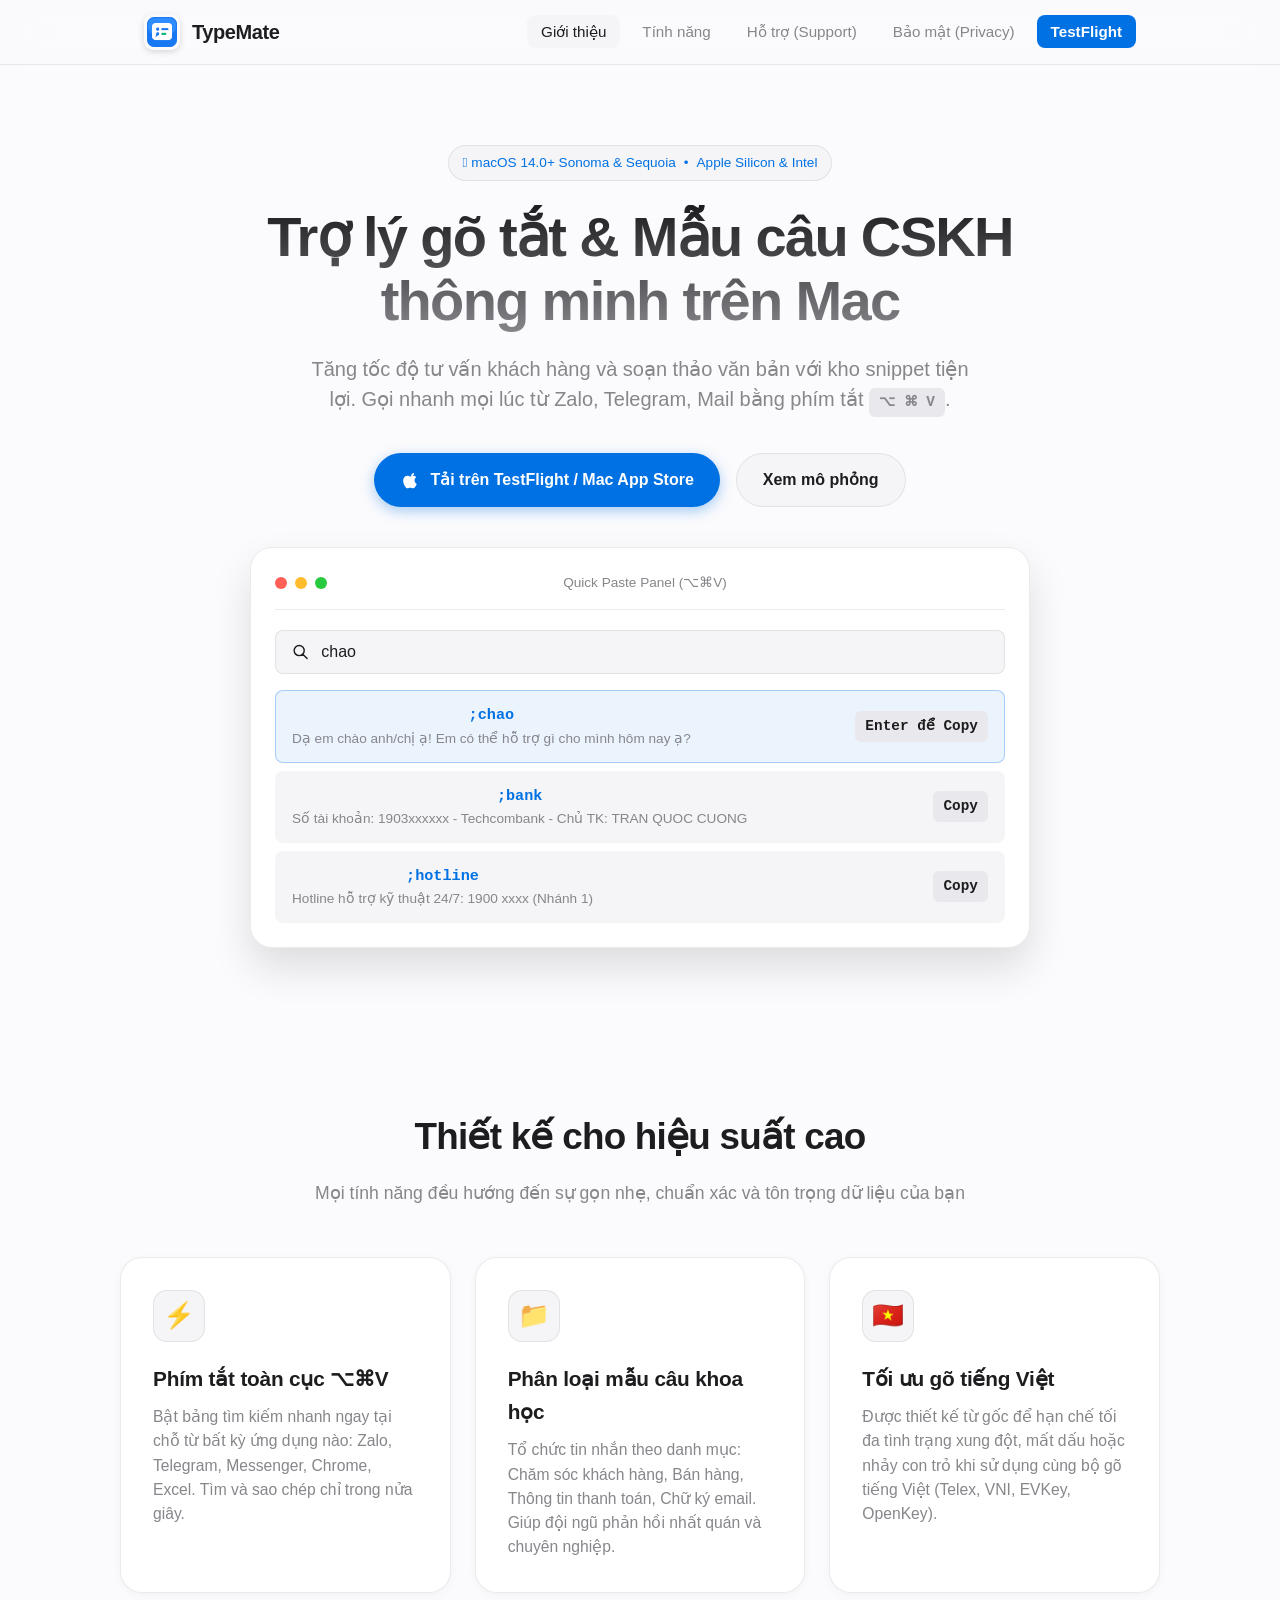
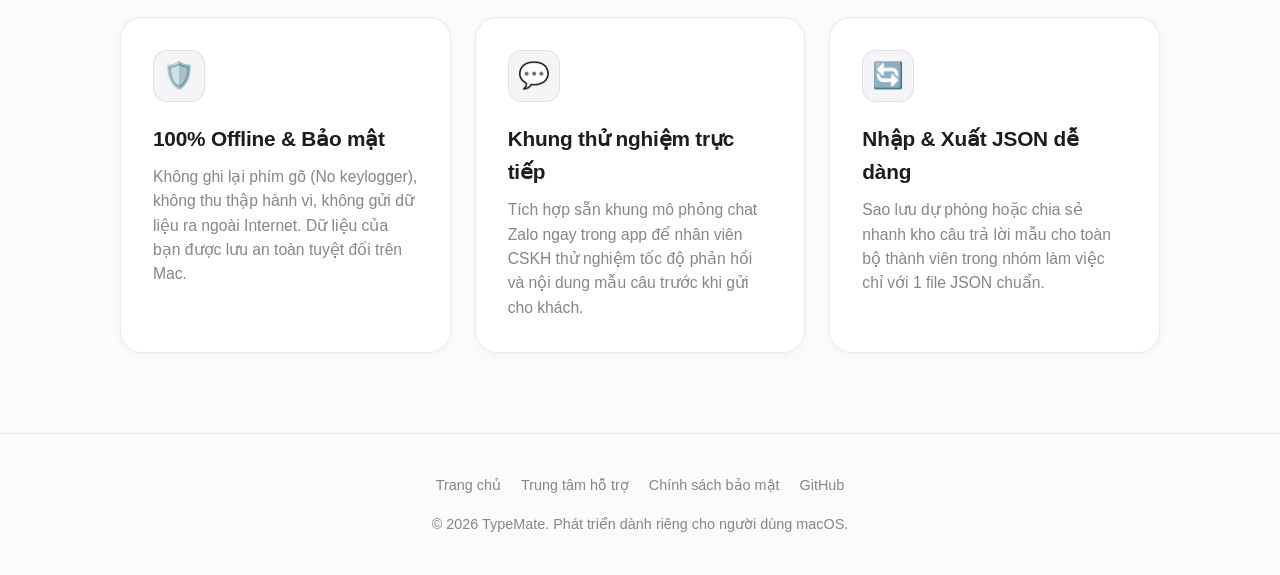
<file: index.html>
<!DOCTYPE html>
<html lang="vi">
<head>
  <meta charset="UTF-8">
  <meta name="viewport" content="width=device-width, initial-scale=1.0">
  <title>TypeMate — Trợ lý gõ tắt & Mẫu câu CSKH thông minh cho macOS</title>
  <meta name="description" content="TypeMate là trợ lý gõ tắt văn bản và quản lý kho mẫu câu CSKH chuyên nghiệp trên macOS. Hoạt động offline, phím tắt ⌥⌘V, tối ưu gõ tiếng Việt.">
  <link rel="icon" type="image/png" href="assets/favicon.png">
  <link rel="stylesheet" href="style.css">
</head>
<body>

  <!-- Navigation -->
  <header>
    <div class="nav-container">
      <a href="index.html" class="brand">
        <img src="assets/icon.png" alt="TypeMate Logo">
        <span>TypeMate</span>
      </a>
      <ul class="nav-links">
        <li><a href="index.html" class="active">Giới thiệu</a></li>
        <li><a href="index.html#features">Tính năng</a></li>
        <li><a href="support.html">Hỗ trợ (Support)</a></li>
        <li><a href="privacy.html">Bảo mật (Privacy)</a></li>
        <li><a href="https://testflight.apple.com" target="_blank" class="nav-cta">TestFlight</a></li>
      </ul>
    </div>
  </header>

  <!-- Hero Section -->
  <section class="hero container">
    <div class="hero-badge">
      <span> macOS 14.0+ Sonoma & Sequoia</span>
      <span>•</span>
      <span>Apple Silicon & Intel</span>
    </div>
    <h1>Trợ lý gõ tắt & Mẫu câu CSKH<br>thông minh trên Mac</h1>
    <p>
      Tăng tốc độ tư vấn khách hàng và soạn thảo văn bản với kho snippet tiện lợi. 
      Gọi nhanh mọi lúc từ Zalo, Telegram, Mail bằng phím tắt <span class="hotkey-badge">⌥ ⌘ V</span>.
    </p>

    <div class="hero-actions">
      <a href="support.html#testflight" class="btn btn-primary">
        <svg width="20" height="20" viewBox="0 0 24 24" fill="currentColor">
          <path d="M18.71 19.5c-.83 1.24-1.71 2.45-3.05 2.47-1.34.03-1.77-.79-3.29-.79-1.53 0-2 .77-3.27.82-1.31.05-2.3-1.32-3.14-2.53C4.25 17 2.94 12.45 4.7 9.39c.87-1.52 2.43-2.48 4.12-2.51 1.28-.02 2.5.87 3.29.87.78 0 2.26-1.07 3.81-.91.65.03 2.47.26 3.64 1.98-.09.06-2.17 1.28-2.15 3.81.03 3.02 2.65 4.03 2.68 4.04-.03.07-.42 1.44-1.38 2.83M15.97 6.37c.62-.75 1.04-1.8 0.92-2.85-.9.04-2 .6-2.65 1.35-.58.66-1.09 1.73-.95 2.75 1.01.08 2.06-.5 2.68-1.25z"/>
        </svg>
        Tải trên TestFlight / Mac App Store
      </a>
      <a href="#demo" class="btn btn-secondary">Xem mô phỏng</a>
    </div>

    <!-- UI Mockup & Interactive Preview -->
    <div class="mockup-container" id="demo">
      <div class="window-header">
        <span class="window-btn btn-close"></span>
        <span class="window-btn btn-min"></span>
        <span class="window-btn btn-max"></span>
        <span class="window-title">Quick Paste Panel (⌥⌘V)</span>
      </div>

      <div class="interactive-demo">
        <div class="search-bar-mock">
          <svg width="18" height="18" fill="none" stroke="currentColor" stroke-width="2" viewBox="0 0 24 24">
            <path stroke-linecap="round" stroke-linejoin="round" d="M21 21l-6-6m2-5a7 7 0 11-14 0 7 7 0 0114 0z"></path>
          </svg>
          <input type="text" id="demo-search-input" placeholder="Gõ để tìm kiếm mẫu câu... (ví dụ: chao, bank, hotline)" value="chao">
        </div>

        <div class="demo-snippet-list" id="demo-list">
          <div class="demo-snippet-item active">
            <div class="demo-snippet-info">
              <span class="demo-trigger">;chao</span>
              <span class="demo-preview">Dạ em chào anh/chị ạ! Em có thể hỗ trợ gì cho mình hôm nay ạ?</span>
            </div>
            <span class="hotkey-badge">Enter để Copy</span>
          </div>
          <div class="demo-snippet-item">
            <div class="demo-snippet-info">
              <span class="demo-trigger">;bank</span>
              <span class="demo-preview">Số tài khoản: 1903xxxxxx - Techcombank - Chủ TK: TRAN QUOC CUONG</span>
            </div>
            <span class="hotkey-badge">Copy</span>
          </div>
          <div class="demo-snippet-item">
            <div class="demo-snippet-info">
              <span class="demo-trigger">;hotline</span>
              <span class="demo-preview">Hotline hỗ trợ kỹ thuật 24/7: 1900 xxxx (Nhánh 1)</span>
            </div>
            <span class="hotkey-badge">Copy</span>
          </div>
        </div>
      </div>
    </div>
  </section>

  <!-- Features Section -->
  <section class="features-section container" id="features">
    <div class="section-title">
      <h2>Thiết kế cho hiệu suất cao</h2>
      <p>Mọi tính năng đều hướng đến sự gọn nhẹ, chuẩn xác và tôn trọng dữ liệu của bạn</p>
    </div>

    <div class="features-grid">
      <div class="card">
        <div class="card-icon">⚡</div>
        <h3>Phím tắt toàn cục ⌥⌘V</h3>
        <p>
          Bật bảng tìm kiếm nhanh ngay tại chỗ từ bất kỳ ứng dụng nào: Zalo, Telegram, Messenger, Chrome, Excel. Tìm và sao chép chỉ trong nửa giây.
        </p>
      </div>

      <div class="card">
        <div class="card-icon">📁</div>
        <h3>Phân loại mẫu câu khoa học</h3>
        <p>
          Tổ chức tin nhắn theo danh mục: Chăm sóc khách hàng, Bán hàng, Thông tin thanh toán, Chữ ký email. Giúp đội ngũ phản hồi nhất quán và chuyên nghiệp.
        </p>
      </div>

      <div class="card">
        <div class="card-icon">🇻🇳</div>
        <h3>Tối ưu gõ tiếng Việt</h3>
        <p>
          Được thiết kế từ gốc để hạn chế tối đa tình trạng xung đột, mất dấu hoặc nhảy con trỏ khi sử dụng cùng bộ gõ tiếng Việt (Telex, VNI, EVKey, OpenKey).
        </p>
      </div>

      <div class="card">
        <div class="card-icon">🛡️</div>
        <h3>100% Offline & Bảo mật</h3>
        <p>
          Không ghi lại phím gõ (No keylogger), không thu thập hành vi, không gửi dữ liệu ra ngoài Internet. Dữ liệu của bạn được lưu an toàn tuyệt đối trên Mac.
        </p>
      </div>

      <div class="card">
        <div class="card-icon">💬</div>
        <h3>Khung thử nghiệm trực tiếp</h3>
        <p>
          Tích hợp sẵn khung mô phỏng chat Zalo ngay trong app để nhân viên CSKH thử nghiệm tốc độ phản hồi và nội dung mẫu câu trước khi gửi cho khách.
        </p>
      </div>

      <div class="card">
        <div class="card-icon">🔄</div>
        <h3>Nhập & Xuất JSON dễ dàng</h3>
        <p>
          Sao lưu dự phòng hoặc chia sẻ nhanh kho câu trả lời mẫu cho toàn bộ thành viên trong nhóm làm việc chỉ với 1 file JSON chuẩn.
        </p>
      </div>
    </div>
  </section>

  <!-- Footer -->
  <footer>
    <div class="container">
      <div class="footer-links">
        <a href="index.html">Trang chủ</a>
        <a href="support.html">Trung tâm hỗ trợ</a>
        <a href="privacy.html">Chính sách bảo mật</a>
        <a href="https://github.com/CuongTran69/Keymate" target="_blank">GitHub</a>
      </div>
      <p>© 2026 TypeMate. Phát triển dành riêng cho người dùng macOS.</p>
    </div>
  </footer>

  <script src="app.js"></script>
</body>
</html>
</file>
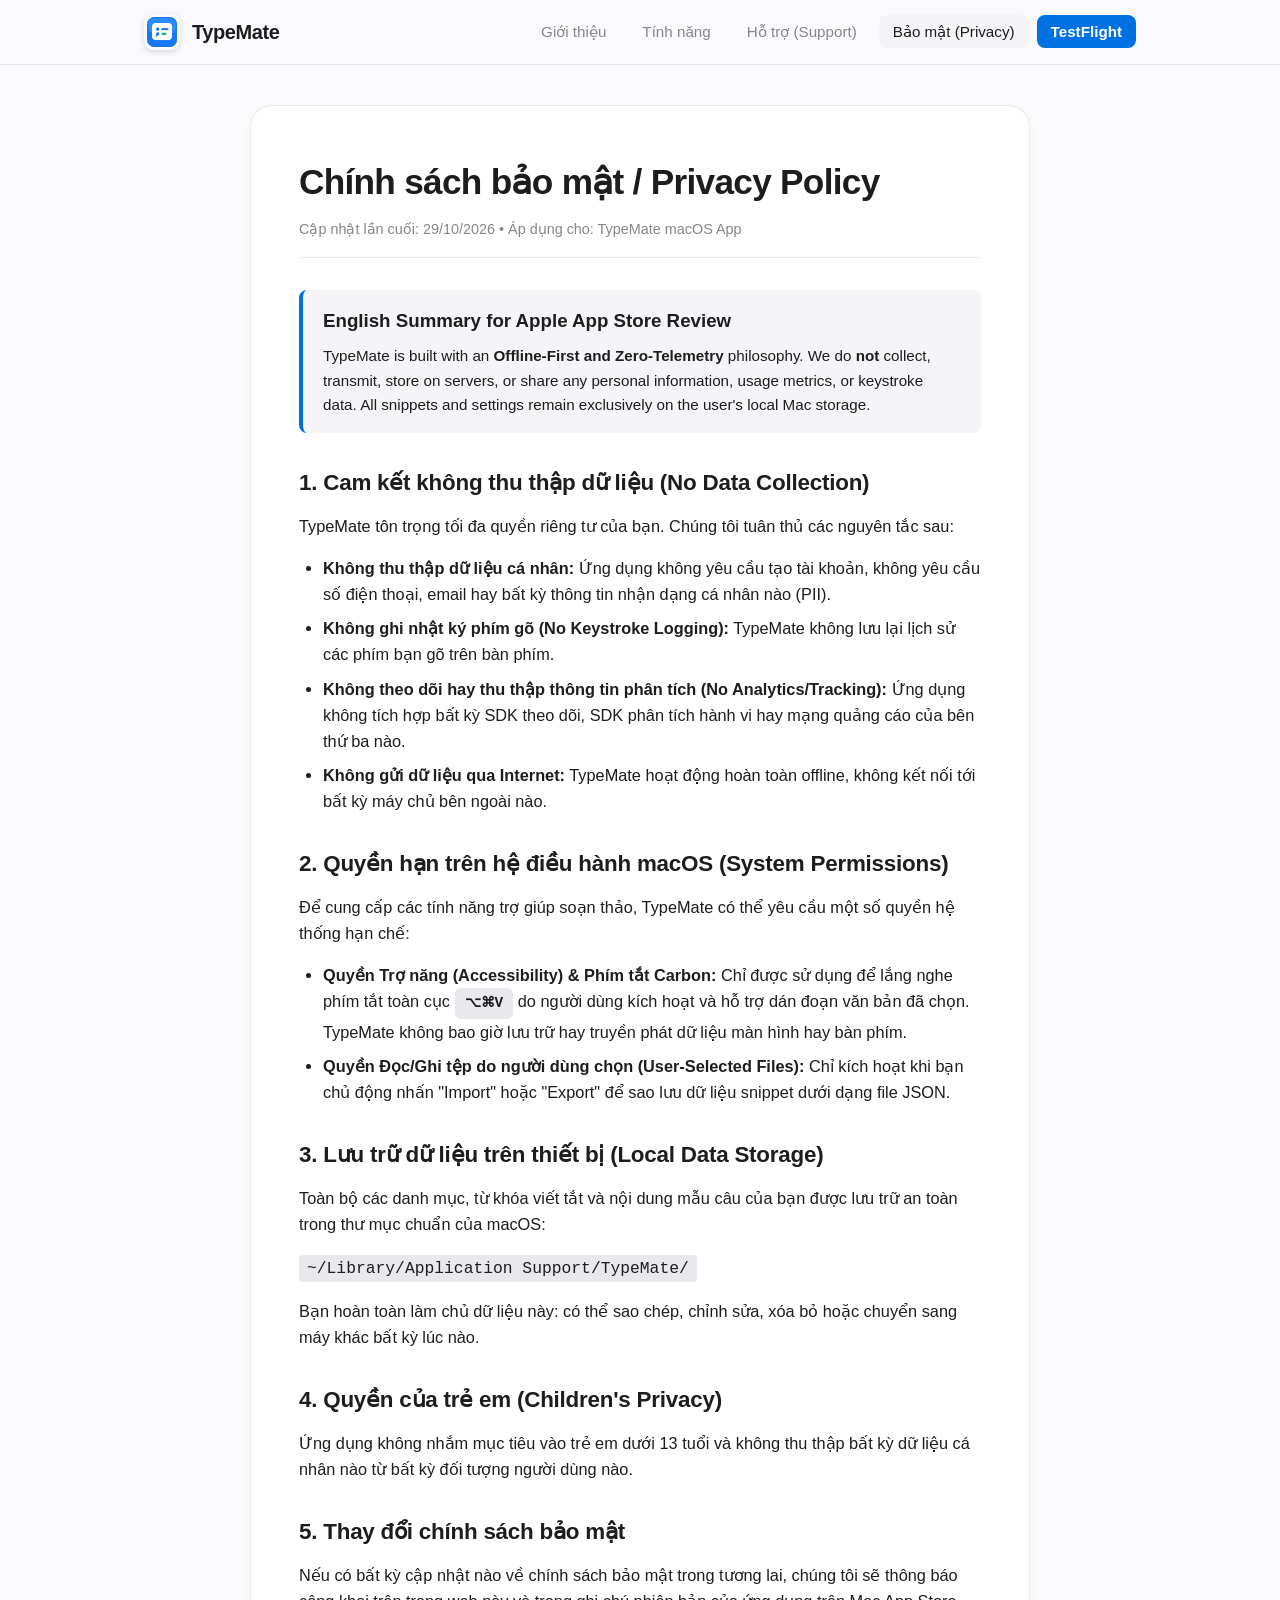
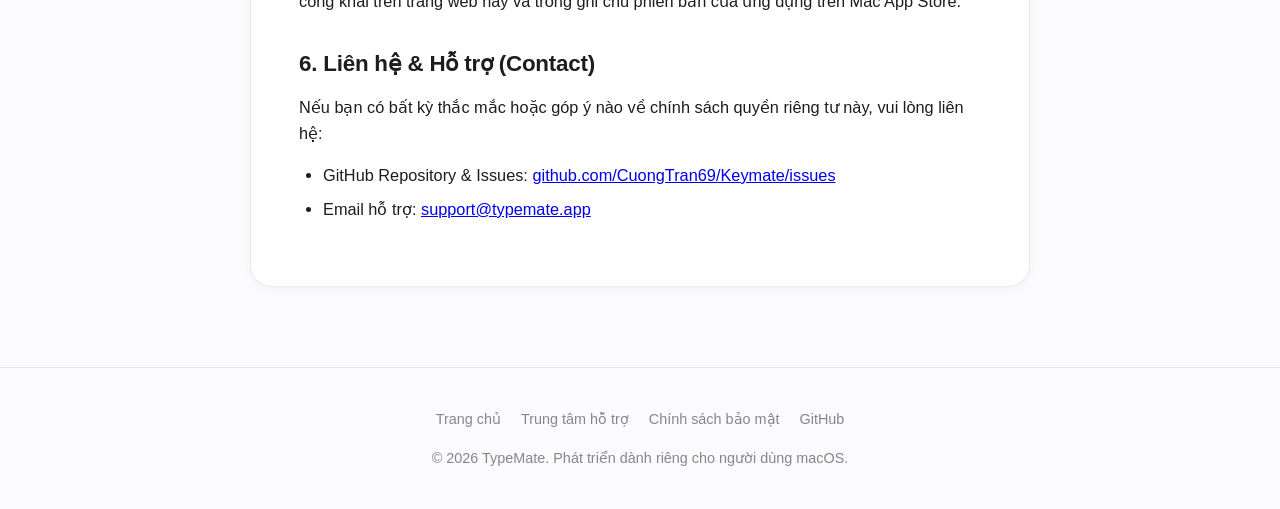
<file: privacy.html>
<!DOCTYPE html>
<html lang="vi">
<head>
  <meta charset="UTF-8">
  <meta name="viewport" content="width=device-width, initial-scale=1.0">
  <title>Chính sách bảo mật (Privacy Policy) — TypeMate</title>
  <meta name="description" content="Chính sách bảo mật dữ liệu và quyền riêng tư của ứng dụng TypeMate trên macOS. Cam kết 100% offline, không thu thập dữ liệu cá nhân hay phím gõ.">
  <link rel="icon" type="image/png" href="assets/favicon.png">
  <link rel="stylesheet" href="style.css">
</head>
<body>

  <!-- Navigation -->
  <header>
    <div class="nav-container">
      <a href="index.html" class="brand">
        <img src="assets/icon.png" alt="TypeMate Logo">
        <span>TypeMate</span>
      </a>
      <ul class="nav-links">
        <li><a href="index.html">Giới thiệu</a></li>
        <li><a href="index.html#features">Tính năng</a></li>
        <li><a href="support.html">Hỗ trợ (Support)</a></li>
        <li><a href="privacy.html" class="active">Bảo mật (Privacy)</a></li>
        <li><a href="https://testflight.apple.com" target="_blank" class="nav-cta">TestFlight</a></li>
      </ul>
    </div>
  </header>

  <!-- Article -->
  <main class="container">
    <div class="article-container">
      <h1>Chính sách bảo mật / Privacy Policy</h1>
      <div class="article-meta">
        <span>Cập nhật lần cuối: 29/10/2026</span> • <span>Áp dụng cho: TypeMate macOS App</span>
      </div>

      <div class="article-content">
        <!-- English Section for Apple Review Team -->
        <div style="background: var(--surface-alt); border-left: 4px solid var(--primary); padding: 16px 20px; border-radius: var(--radius-sm); margin-bottom: 32px;">
          <h3 style="margin-bottom: 8px;">English Summary for Apple App Store Review</h3>
          <p style="font-size: 0.95rem; margin-bottom: 0;">
            TypeMate is built with an <strong>Offline-First and Zero-Telemetry</strong> philosophy. We do <strong>not</strong> collect, transmit, store on servers, or share any personal information, usage metrics, or keystroke data. All snippets and settings remain exclusively on the user's local Mac storage.
          </p>
        </div>

        <h2>1. Cam kết không thu thập dữ liệu (No Data Collection)</h2>
        <p>TypeMate tôn trọng tối đa quyền riêng tư của bạn. Chúng tôi tuân thủ các nguyên tắc sau:</p>
        <ul>
          <li><strong>Không thu thập dữ liệu cá nhân:</strong> Ứng dụng không yêu cầu tạo tài khoản, không yêu cầu số điện thoại, email hay bất kỳ thông tin nhận dạng cá nhân nào (PII).</li>
          <li><strong>Không ghi nhật ký phím gõ (No Keystroke Logging):</strong> TypeMate không lưu lại lịch sử các phím bạn gõ trên bàn phím.</li>
          <li><strong>Không theo dõi hay thu thập thông tin phân tích (No Analytics/Tracking):</strong> Ứng dụng không tích hợp bất kỳ SDK theo dõi, SDK phân tích hành vi hay mạng quảng cáo của bên thứ ba nào.</li>
          <li><strong>Không gửi dữ liệu qua Internet:</strong> TypeMate hoạt động hoàn toàn offline, không kết nối tới bất kỳ máy chủ bên ngoài nào.</li>
        </ul>

        <h2>2. Quyền hạn trên hệ điều hành macOS (System Permissions)</h2>
        <p>Để cung cấp các tính năng trợ giúp soạn thảo, TypeMate có thể yêu cầu một số quyền hệ thống hạn chế:</p>
        <ul>
          <li><strong>Quyền Trợ năng (Accessibility) & Phím tắt Carbon:</strong> Chỉ được sử dụng để lắng nghe phím tắt toàn cục <span class="hotkey-badge">⌥⌘V</span> do người dùng kích hoạt và hỗ trợ dán đoạn văn bản đã chọn. TypeMate không bao giờ lưu trữ hay truyền phát dữ liệu màn hình hay bàn phím.</li>
          <li><strong>Quyền Đọc/Ghi tệp do người dùng chọn (User-Selected Files):</strong> Chỉ kích hoạt khi bạn chủ động nhấn "Import" hoặc "Export" để sao lưu dữ liệu snippet dưới dạng file JSON.</li>
        </ul>

        <h2>3. Lưu trữ dữ liệu trên thiết bị (Local Data Storage)</h2>
        <p>
          Toàn bộ các danh mục, từ khóa viết tắt và nội dung mẫu câu của bạn được lưu trữ an toàn trong thư mục chuẩn của macOS:
        </p>
        <p>
          <code style="background: var(--code-bg); padding: 4px 8px; border-radius: 4px; font-family: monospace;">~/Library/Application Support/TypeMate/</code>
        </p>
        <p>Bạn hoàn toàn làm chủ dữ liệu này: có thể sao chép, chỉnh sửa, xóa bỏ hoặc chuyển sang máy khác bất kỳ lúc nào.</p>

        <h2>4. Quyền của trẻ em (Children's Privacy)</h2>
        <p>Ứng dụng không nhắm mục tiêu vào trẻ em dưới 13 tuổi và không thu thập bất kỳ dữ liệu cá nhân nào từ bất kỳ đối tượng người dùng nào.</p>

        <h2>5. Thay đổi chính sách bảo mật</h2>
        <p>Nếu có bất kỳ cập nhật nào về chính sách bảo mật trong tương lai, chúng tôi sẽ thông báo công khai trên trang web này và trong ghi chú phiên bản của ứng dụng trên Mac App Store.</p>

        <h2>6. Liên hệ & Hỗ trợ (Contact)</h2>
        <p>Nếu bạn có bất kỳ thắc mắc hoặc góp ý nào về chính sách quyền riêng tư này, vui lòng liên hệ:</p>
        <ul>
          <li>GitHub Repository & Issues: <a href="https://github.com/CuongTran69/Keymate/issues" target="_blank">github.com/CuongTran69/Keymate/issues</a></li>
          <li>Email hỗ trợ: <a href="mailto:support@typemate.app">support@typemate.app</a></li>
        </ul>
      </div>
    </div>
  </main>

  <!-- Footer -->
  <footer>
    <div class="container">
      <div class="footer-links">
        <a href="index.html">Trang chủ</a>
        <a href="support.html">Trung tâm hỗ trợ</a>
        <a href="privacy.html">Chính sách bảo mật</a>
        <a href="https://github.com/CuongTran69/Keymate" target="_blank">GitHub</a>
      </div>
      <p>© 2026 TypeMate. Phát triển dành riêng cho người dùng macOS.</p>
    </div>
  </footer>

</body>
</html>
</file>
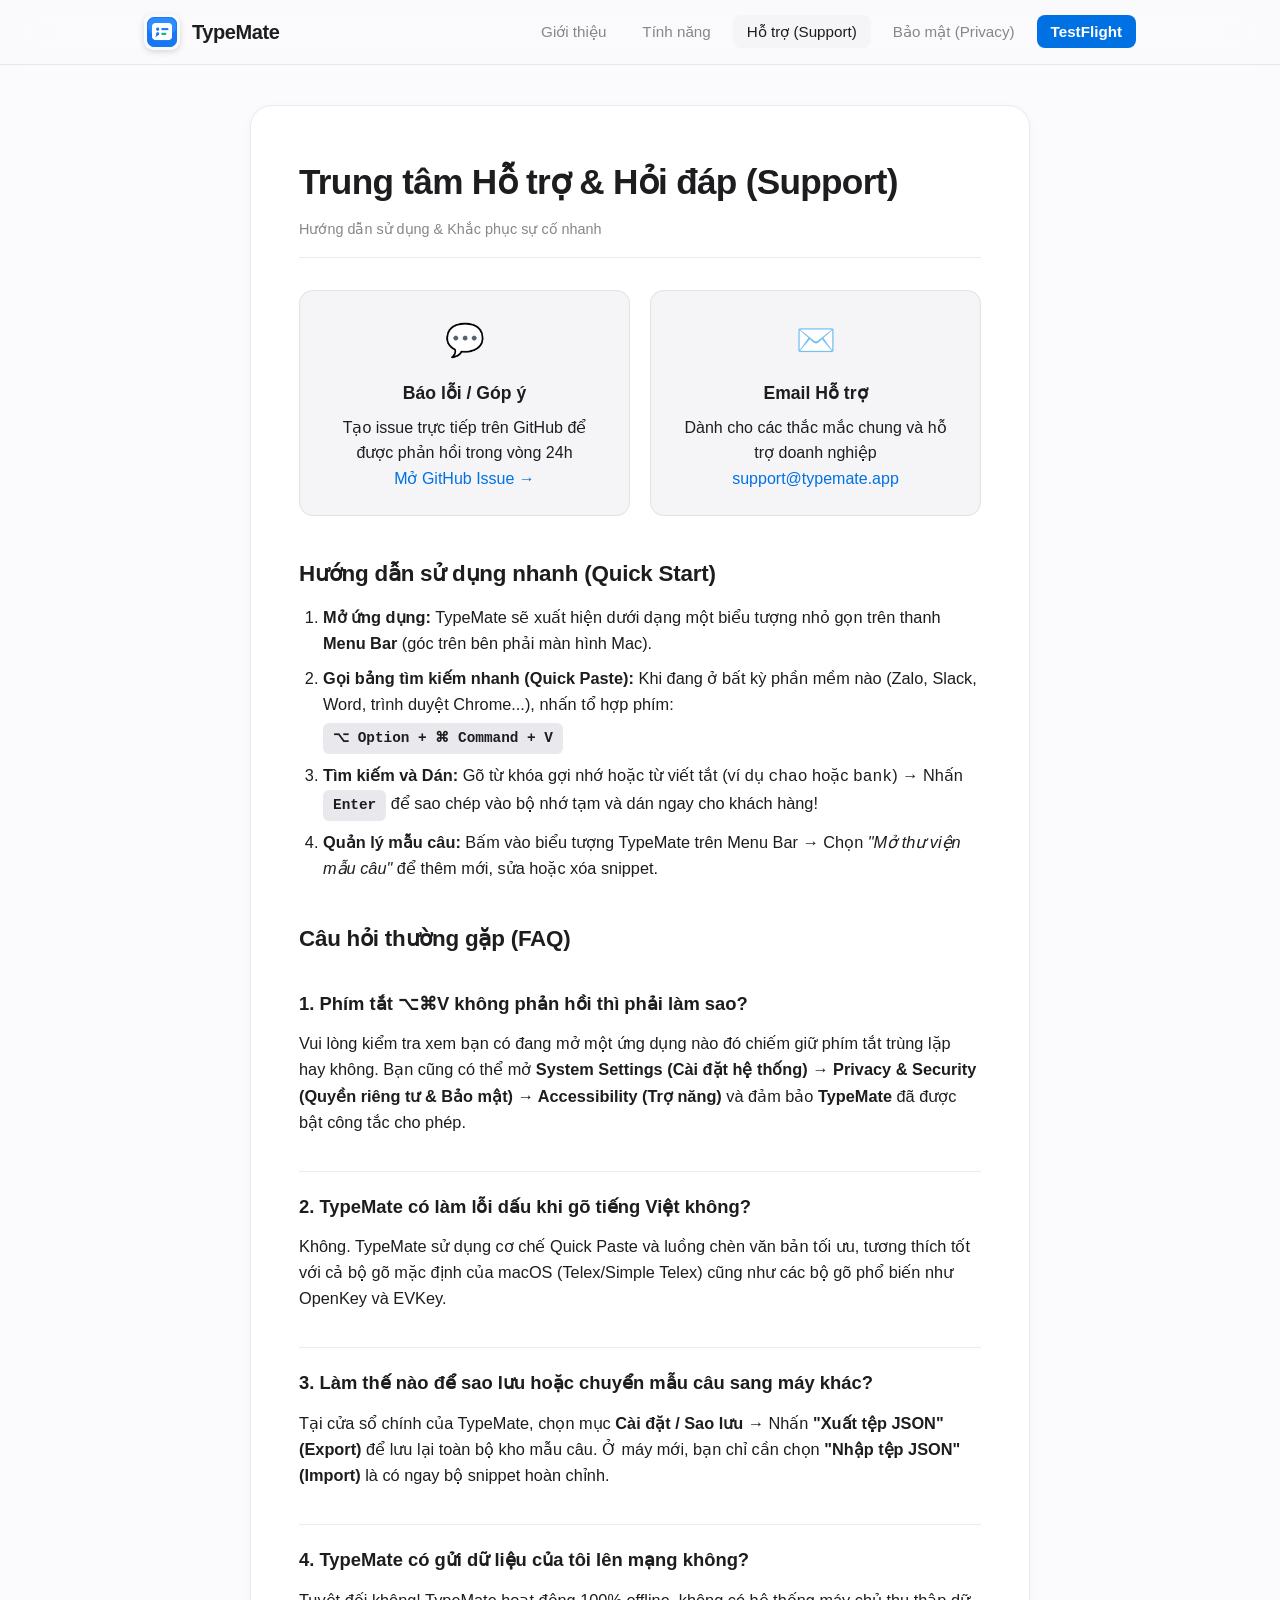
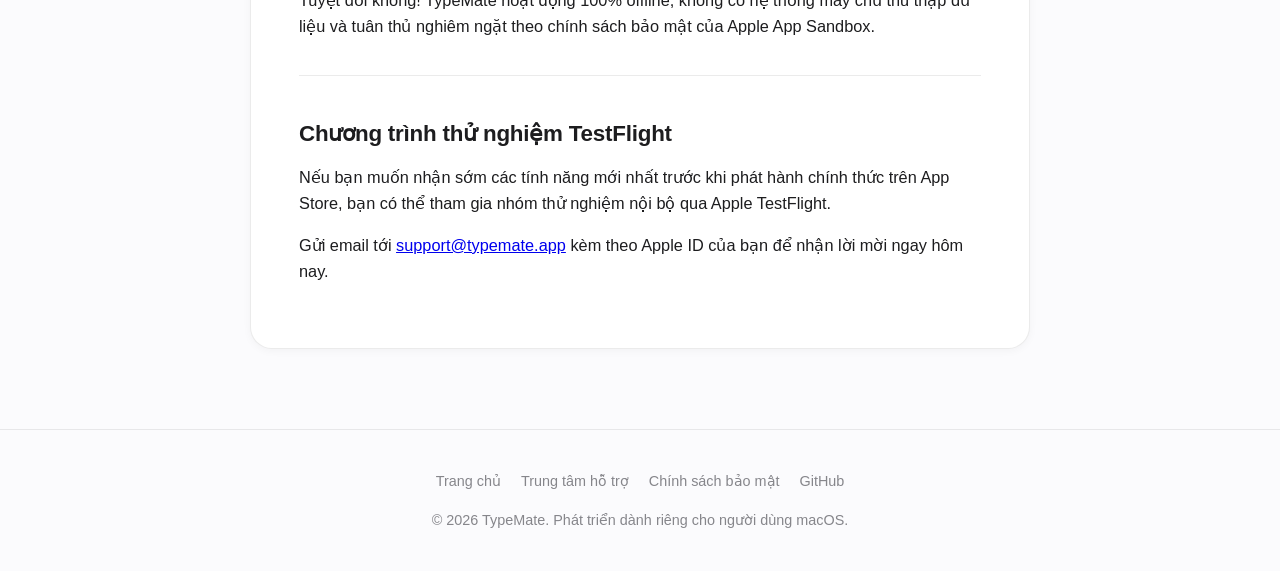
<file: support.html>
<!DOCTYPE html>
<html lang="vi">
<head>
  <meta charset="UTF-8">
  <meta name="viewport" content="width=device-width, initial-scale=1.0">
  <title>Trung tâm hỗ trợ (Support & FAQ) — TypeMate</title>
  <meta name="description" content="Hướng dẫn sử dụng, giải đáp thắc mắc (FAQ) và hỗ trợ kỹ thuật cho ứng dụng TypeMate trên macOS.">
  <link rel="icon" type="image/png" href="assets/favicon.png">
  <link rel="stylesheet" href="style.css">
</head>
<body>

  <!-- Navigation -->
  <header>
    <div class="nav-container">
      <a href="index.html" class="brand">
        <img src="assets/icon.png" alt="TypeMate Logo">
        <span>TypeMate</span>
      </a>
      <ul class="nav-links">
        <li><a href="index.html">Giới thiệu</a></li>
        <li><a href="index.html#features">Tính năng</a></li>
        <li><a href="support.html" class="active">Hỗ trợ (Support)</a></li>
        <li><a href="privacy.html">Bảo mật (Privacy)</a></li>
        <li><a href="https://testflight.apple.com" target="_blank" class="nav-cta">TestFlight</a></li>
      </ul>
    </div>
  </header>

  <!-- Support Content -->
  <main class="container">
    <div class="article-container">
      <h1>Trung tâm Hỗ trợ & Hỏi đáp (Support)</h1>
      <div class="article-meta">
        <span>Hướng dẫn sử dụng & Khắc phục sự cố nhanh</span>
      </div>

      <!-- Quick Contact Boxes -->
      <div class="contact-grid">
        <div class="contact-card">
          <div class="icon">💬</div>
          <h4>Báo lỗi / Góp ý</h4>
          <p>Tạo issue trực tiếp trên GitHub để được phản hồi trong vòng 24h</p>
          <a href="https://github.com/CuongTran69/Keymate/issues" target="_blank">Mở GitHub Issue →</a>
        </div>
        <div class="contact-card">
          <div class="icon">✉️</div>
          <h4>Email Hỗ trợ</h4>
          <p>Dành cho các thắc mắc chung và hỗ trợ doanh nghiệp</p>
          <a href="mailto:support@typemate.app">support@typemate.app</a>
        </div>
      </div>

      <div class="article-content" style="margin-top: 40px;">
        <h2>Hướng dẫn sử dụng nhanh (Quick Start)</h2>
        <ol>
          <li><strong>Mở ứng dụng:</strong> TypeMate sẽ xuất hiện dưới dạng một biểu tượng nhỏ gọn trên thanh <strong>Menu Bar</strong> (góc trên bên phải màn hình Mac).</li>
          <li><strong>Gọi bảng tìm kiếm nhanh (Quick Paste):</strong> Khi đang ở bất kỳ phần mềm nào (Zalo, Slack, Word, trình duyệt Chrome...), nhấn tổ hợp phím:
            <br>
            <span class="hotkey-badge" style="margin-top: 6px; display: inline-block;">⌥ Option + ⌘ Command + V</span>
          </li>
          <li><strong>Tìm kiếm và Dán:</strong> Gõ từ khóa gợi nhớ hoặc từ viết tắt (ví dụ <code>chao</code> hoặc <code>bank</code>) → Nhấn <span class="hotkey-badge">Enter</span> để sao chép vào bộ nhớ tạm và dán ngay cho khách hàng!</li>
          <li><strong>Quản lý mẫu câu:</strong> Bấm vào biểu tượng TypeMate trên Menu Bar → Chọn <em>"Mở thư viện mẫu câu"</em> để thêm mới, sửa hoặc xóa snippet.</li>
        </ol>

        <h2 style="margin-top: 40px;">Câu hỏi thường gặp (FAQ)</h2>

        <div class="faq-item">
          <div class="faq-question">
            <span>1. Phím tắt ⌥⌘V không phản hồi thì phải làm sao?</span>
          </div>
          <div class="faq-answer">
            <p>
              Vui lòng kiểm tra xem bạn có đang mở một ứng dụng nào đó chiếm giữ phím tắt trùng lặp hay không. Bạn cũng có thể mở <strong>System Settings (Cài đặt hệ thống) → Privacy & Security (Quyền riêng tư & Bảo mật) → Accessibility (Trợ năng)</strong> và đảm bảo <strong>TypeMate</strong> đã được bật công tắc cho phép.
            </p>
          </div>
        </div>

        <div class="faq-item">
          <div class="faq-question">
            <span>2. TypeMate có làm lỗi dấu khi gõ tiếng Việt không?</span>
          </div>
          <div class="faq-answer">
            <p>
              Không. TypeMate sử dụng cơ chế Quick Paste và luồng chèn văn bản tối ưu, tương thích tốt với cả bộ gõ mặc định của macOS (Telex/Simple Telex) cũng như các bộ gõ phổ biến như OpenKey và EVKey.
            </p>
          </div>
        </div>

        <div class="faq-item">
          <div class="faq-question">
            <span>3. Làm thế nào để sao lưu hoặc chuyển mẫu câu sang máy khác?</span>
          </div>
          <div class="faq-answer">
            <p>
              Tại cửa sổ chính của TypeMate, chọn mục <strong>Cài đặt / Sao lưu</strong> → Nhấn <strong>"Xuất tệp JSON" (Export)</strong> để lưu lại toàn bộ kho mẫu câu. Ở máy mới, bạn chỉ cần chọn <strong>"Nhập tệp JSON" (Import)</strong> là có ngay bộ snippet hoàn chỉnh.
            </p>
          </div>
        </div>

        <div class="faq-item">
          <div class="faq-question">
            <span>4. TypeMate có gửi dữ liệu của tôi lên mạng không?</span>
          </div>
          <div class="faq-answer">
            <p>
              Tuyệt đối không! TypeMate hoạt động 100% offline, không có hệ thống máy chủ thu thập dữ liệu và tuân thủ nghiêm ngặt theo chính sách bảo mật của Apple App Sandbox.
            </p>
          </div>
        </div>

        <h2 style="margin-top: 40px;" id="testflight">Chương trình thử nghiệm TestFlight</h2>
        <p>
          Nếu bạn muốn nhận sớm các tính năng mới nhất trước khi phát hành chính thức trên App Store, bạn có thể tham gia nhóm thử nghiệm nội bộ qua Apple TestFlight.
        </p>
        <p>
          Gửi email tới <a href="mailto:support@typemate.app?subject=Dang%20ky%20TestFlight%20TypeMate">support@typemate.app</a> kèm theo Apple ID của bạn để nhận lời mời ngay hôm nay.
        </p>
      </div>
    </div>
  </main>

  <!-- Footer -->
  <footer>
    <div class="container">
      <div class="footer-links">
        <a href="index.html">Trang chủ</a>
        <a href="support.html">Trung tâm hỗ trợ</a>
        <a href="privacy.html">Chính sách bảo mật</a>
        <a href="https://github.com/CuongTran69/Keymate" target="_blank">GitHub</a>
      </div>
      <p>© 2026 TypeMate. Phát triển dành riêng cho người dùng macOS.</p>
    </div>
  </footer>

</body>
</html>
</file>
<file: style.css>
:root {
  --primary: #0071e3;
  --primary-hover: #0077ed;
  --primary-gradient: linear-gradient(135deg, #0071e3 0%, #4facfe 100%);
  --accent: #5e5ce6;
  --bg-color: #fbfbfd;
  --surface: #ffffff;
  --surface-alt: #f5f5f7;
  --border-color: rgba(0, 0, 0, 0.08);
  --text-main: #1d1d1f;
  --text-muted: #86868b;
  --code-bg: #e8e8ed;
  --shadow-sm: 0 2px 8px rgba(0, 0, 0, 0.04);
  --shadow-md: 0 8px 24px rgba(0, 0, 0, 0.08);
  --shadow-lg: 0 20px 40px rgba(0, 0, 0, 0.12);
  --radius-sm: 8px;
  --radius-md: 14px;
  --radius-lg: 22px;
  --max-w: 1040px;
}

@media (prefers-color-scheme: dark) {
  :root {
    --bg-color: #000000;
    --surface: #1c1c1e;
    --surface-alt: #2c2c2e;
    --border-color: rgba(255, 255, 255, 0.12);
    --text-main: #f5f5f7;
    --text-muted: #a1a1a6;
    --code-bg: #2c2c2e;
    --shadow-sm: 0 2px 8px rgba(0, 0, 0, 0.3);
    --shadow-md: 0 8px 24px rgba(0, 0, 0, 0.4);
    --shadow-lg: 0 20px 40px rgba(0, 0, 0, 0.6);
  }
}

* {
  margin: 0;
  padding: 0;
  box-sizing: border-box;
}

body {
  font-family: -apple-system, BlinkMacSystemFont, "SF Pro Display", "SF Pro Text", "Segoe UI", Roboto, Helvetica, Arial, sans-serif;
  background-color: var(--bg-color);
  color: var(--text-main);
  line-height: 1.6;
  -webkit-font-smoothing: antialiased;
}

/* Header & Nav */
header {
  position: sticky;
  top: 0;
  z-index: 100;
  background: rgba(251, 251, 253, 0.8);
  backdrop-filter: blur(20px);
  -webkit-backdrop-filter: blur(20px);
  border-bottom: 1px solid var(--border-color);
}

@media (prefers-color-scheme: dark) {
  header {
    background: rgba(0, 0, 0, 0.75);
  }
}

.nav-container {
  max-width: var(--max-w);
  margin: 0 auto;
  display: flex;
  align-items: center;
  justify-content: space-between;
  padding: 14px 24px;
}

.brand {
  display: flex;
  align-items: center;
  gap: 12px;
  text-decoration: none;
  color: var(--text-main);
  font-weight: 600;
  font-size: 1.25rem;
  letter-spacing: -0.02em;
}

.brand img {
  width: 36px;
  height: 36px;
  border-radius: 9px;
  box-shadow: 0 2px 6px rgba(0, 0, 0, 0.15);
}

.nav-links {
  display: flex;
  align-items: center;
  gap: 8px;
  list-style: none;
}

.nav-links a {
  text-decoration: none;
  color: var(--text-muted);
  font-size: 0.95rem;
  font-weight: 500;
  padding: 8px 14px;
  border-radius: var(--radius-sm);
  transition: all 0.2s ease;
}

.nav-links a:hover,
.nav-links a.active {
  color: var(--text-main);
  background: var(--surface-alt);
}

.nav-cta {
  background: var(--primary) !important;
  color: #ffffff !important;
  font-weight: 600 !important;
}

.nav-cta:hover {
  background: var(--primary-hover) !important;
}

/* Container */
.container {
  max-width: var(--max-w);
  margin: 0 auto;
  padding: 0 24px;
}

/* Hero */
.hero {
  padding: 80px 0 60px;
  text-align: center;
}

.hero-badge {
  display: inline-flex;
  align-items: center;
  gap: 8px;
  background: var(--surface-alt);
  border: 1px solid var(--border-color);
  padding: 6px 14px;
  border-radius: 30px;
  font-size: 0.85rem;
  font-weight: 500;
  color: var(--primary);
  margin-bottom: 24px;
}

.hero h1 {
  font-size: 3.5rem;
  font-weight: 700;
  letter-spacing: -0.03em;
  line-height: 1.15;
  margin-bottom: 20px;
  background: linear-gradient(180deg, var(--text-main) 0%, var(--text-muted) 100%);
  -webkit-background-clip: text;
  -webkit-text-fill-color: transparent;
}

.hero p {
  font-size: 1.25rem;
  color: var(--text-muted);
  max-width: 680px;
  margin: 0 auto 36px;
  line-height: 1.5;
}

.hero-actions {
  display: flex;
  gap: 16px;
  justify-content: center;
  flex-wrap: wrap;
}

.btn {
  display: inline-flex;
  align-items: center;
  gap: 10px;
  padding: 13px 26px;
  border-radius: 980px;
  font-size: 1rem;
  font-weight: 600;
  text-decoration: none;
  transition: all 0.2s ease;
  cursor: pointer;
  border: none;
}

.btn-primary {
  background: var(--primary);
  color: #fff;
  box-shadow: 0 4px 14px rgba(0, 113, 227, 0.35);
}

.btn-primary:hover {
  background: var(--primary-hover);
  transform: translateY(-1px);
}

.btn-secondary {
  background: var(--surface-alt);
  color: var(--text-main);
  border: 1px solid var(--border-color);
}

.btn-secondary:hover {
  background: var(--surface);
  border-color: var(--text-muted);
}

/* Hotkey preview pill */
.hotkey-badge {
  display: inline-flex;
  align-items: center;
  gap: 6px;
  background: var(--code-bg);
  padding: 4px 10px;
  border-radius: 6px;
  font-family: -apple-system, monospace;
  font-size: 0.9rem;
  font-weight: 600;
}

/* Feature Grid */
.features-section {
  padding: 60px 0 80px;
}

.section-title {
  text-align: center;
  margin-bottom: 50px;
}

.section-title h2 {
  font-size: 2.3rem;
  font-weight: 700;
  letter-spacing: -0.02em;
  margin-bottom: 12px;
}

.section-title p {
  font-size: 1.1rem;
  color: var(--text-muted);
}

.features-grid {
  display: grid;
  grid-template-columns: repeat(auto-fit, minmax(300px, 1fr));
  gap: 24px;
}

.card {
  background: var(--surface);
  border: 1px solid var(--border-color);
  border-radius: var(--radius-lg);
  padding: 32px;
  box-shadow: var(--shadow-sm);
  transition: transform 0.2s ease, box-shadow 0.2s ease;
}

.card:hover {
  transform: translateY(-3px);
  box-shadow: var(--shadow-md);
}

.card-icon {
  width: 52px;
  height: 52px;
  border-radius: var(--radius-md);
  background: var(--surface-alt);
  display: flex;
  align-items: center;
  justify-content: center;
  font-size: 1.6rem;
  margin-bottom: 20px;
  border: 1px solid var(--border-color);
}

.card h3 {
  font-size: 1.3rem;
  font-weight: 600;
  margin-bottom: 10px;
  letter-spacing: -0.01em;
}

.card p {
  color: var(--text-muted);
  font-size: 0.98rem;
  line-height: 1.55;
}

/* App Mockup / Visual */
.mockup-container {
  background: var(--surface);
  border: 1px solid var(--border-color);
  border-radius: var(--radius-lg);
  padding: 24px;
  box-shadow: var(--shadow-lg);
  margin: 40px auto;
  max-width: 780px;
}

.window-header {
  display: flex;
  align-items: center;
  gap: 8px;
  padding-bottom: 16px;
  border-bottom: 1px solid var(--border-color);
  margin-bottom: 20px;
}

.window-btn {
  width: 12px;
  height: 12px;
  border-radius: 50%;
}

.btn-close { background: #ff5f56; }
.btn-min { background: #ffbd2e; }
.btn-max { background: #27c93f; }

.window-title {
  margin: 0 auto;
  font-size: 0.85rem;
  color: var(--text-muted);
  font-weight: 500;
  padding-right: 50px;
}

.interactive-demo {
  display: flex;
  flex-direction: column;
  gap: 16px;
}

.search-bar-mock {
  display: flex;
  align-items: center;
  gap: 12px;
  background: var(--surface-alt);
  padding: 12px 16px;
  border-radius: var(--radius-sm);
  border: 1px solid var(--border-color);
}

.search-bar-mock input {
  background: transparent;
  border: none;
  outline: none;
  width: 100%;
  font-size: 1rem;
  color: var(--text-main);
  font-family: inherit;
}

.demo-snippet-list {
  display: flex;
  flex-direction: column;
  gap: 8px;
}

.demo-snippet-item {
  display: flex;
  align-items: center;
  justify-content: space-between;
  padding: 12px 16px;
  border-radius: var(--radius-sm);
  background: var(--surface-alt);
  border: 1px solid transparent;
  transition: all 0.15s ease;
}

.demo-snippet-item:hover,
.demo-snippet-item.active {
  background: rgba(0, 113, 227, 0.08);
  border-color: rgba(0, 113, 227, 0.3);
}

.demo-snippet-info {
  display: flex;
  flex-direction: column;
}

.demo-trigger {
  font-weight: 700;
  font-family: monospace;
  color: var(--primary);
  font-size: 0.95rem;
}

.demo-preview {
  font-size: 0.85rem;
  color: var(--text-muted);
  white-space: nowrap;
  overflow: hidden;
  text-overflow: ellipsis;
  max-width: 480px;
}

/* Policy & Support Article Styling */
.article-container {
  max-width: 780px;
  margin: 40px auto 80px;
  background: var(--surface);
  border: 1px solid var(--border-color);
  border-radius: var(--radius-lg);
  padding: 48px;
  box-shadow: var(--shadow-sm);
}

.article-container h1 {
  font-size: 2.2rem;
  margin-bottom: 8px;
  letter-spacing: -0.02em;
}

.article-meta {
  color: var(--text-muted);
  font-size: 0.9rem;
  margin-bottom: 32px;
  padding-bottom: 16px;
  border-bottom: 1px solid var(--border-color);
}

.article-content h2 {
  font-size: 1.4rem;
  margin: 32px 0 12px;
  letter-spacing: -0.01em;
}

.article-content p,
.article-content ul,
.article-content ol {
  color: var(--text-main);
  margin-bottom: 16px;
  font-size: 1.02rem;
}

.article-content ul,
.article-content ol {
  padding-left: 24px;
}

.article-content li {
  margin-bottom: 8px;
}

/* FAQ Accordion */
.faq-item {
  border-bottom: 1px solid var(--border-color);
  padding: 20px 0;
}

.faq-question {
  display: flex;
  justify-content: space-between;
  align-items: center;
  font-size: 1.15rem;
  font-weight: 600;
  cursor: pointer;
  user-select: none;
}

.faq-answer {
  margin-top: 12px;
  color: var(--text-muted);
  font-size: 1rem;
  line-height: 1.6;
}

/* Contact Box */
.contact-grid {
  display: grid;
  grid-template-columns: repeat(auto-fit, minmax(260px, 1fr));
  gap: 20px;
  margin-top: 30px;
}

.contact-card {
  padding: 24px;
  background: var(--surface-alt);
  border: 1px solid var(--border-color);
  border-radius: var(--radius-md);
  text-align: center;
}

.contact-card .icon {
  font-size: 2rem;
  margin-bottom: 12px;
}

.contact-card h4 {
  margin-bottom: 8px;
  font-size: 1.1rem;
}

.contact-card a {
  color: var(--primary);
  text-decoration: none;
  font-weight: 500;
  word-break: break-all;
}

/* Footer */
footer {
  border-top: 1px solid var(--border-color);
  padding: 40px 0;
  color: var(--text-muted);
  font-size: 0.9rem;
  text-align: center;
}

.footer-links {
  display: flex;
  gap: 20px;
  justify-content: center;
  margin-bottom: 16px;
}

.footer-links a {
  color: var(--text-muted);
  text-decoration: none;
}

.footer-links a:hover {
  color: var(--text-main);
  text-decoration: underline;
}

@media (max-width: 768px) {
  .hero h1 {
    font-size: 2.3rem;
  }
  .article-container {
    padding: 24px;
  }
  .nav-links {
    gap: 4px;
  }
  .nav-links a {
    padding: 6px 10px;
    font-size: 0.88rem;
  }
}
</file>
